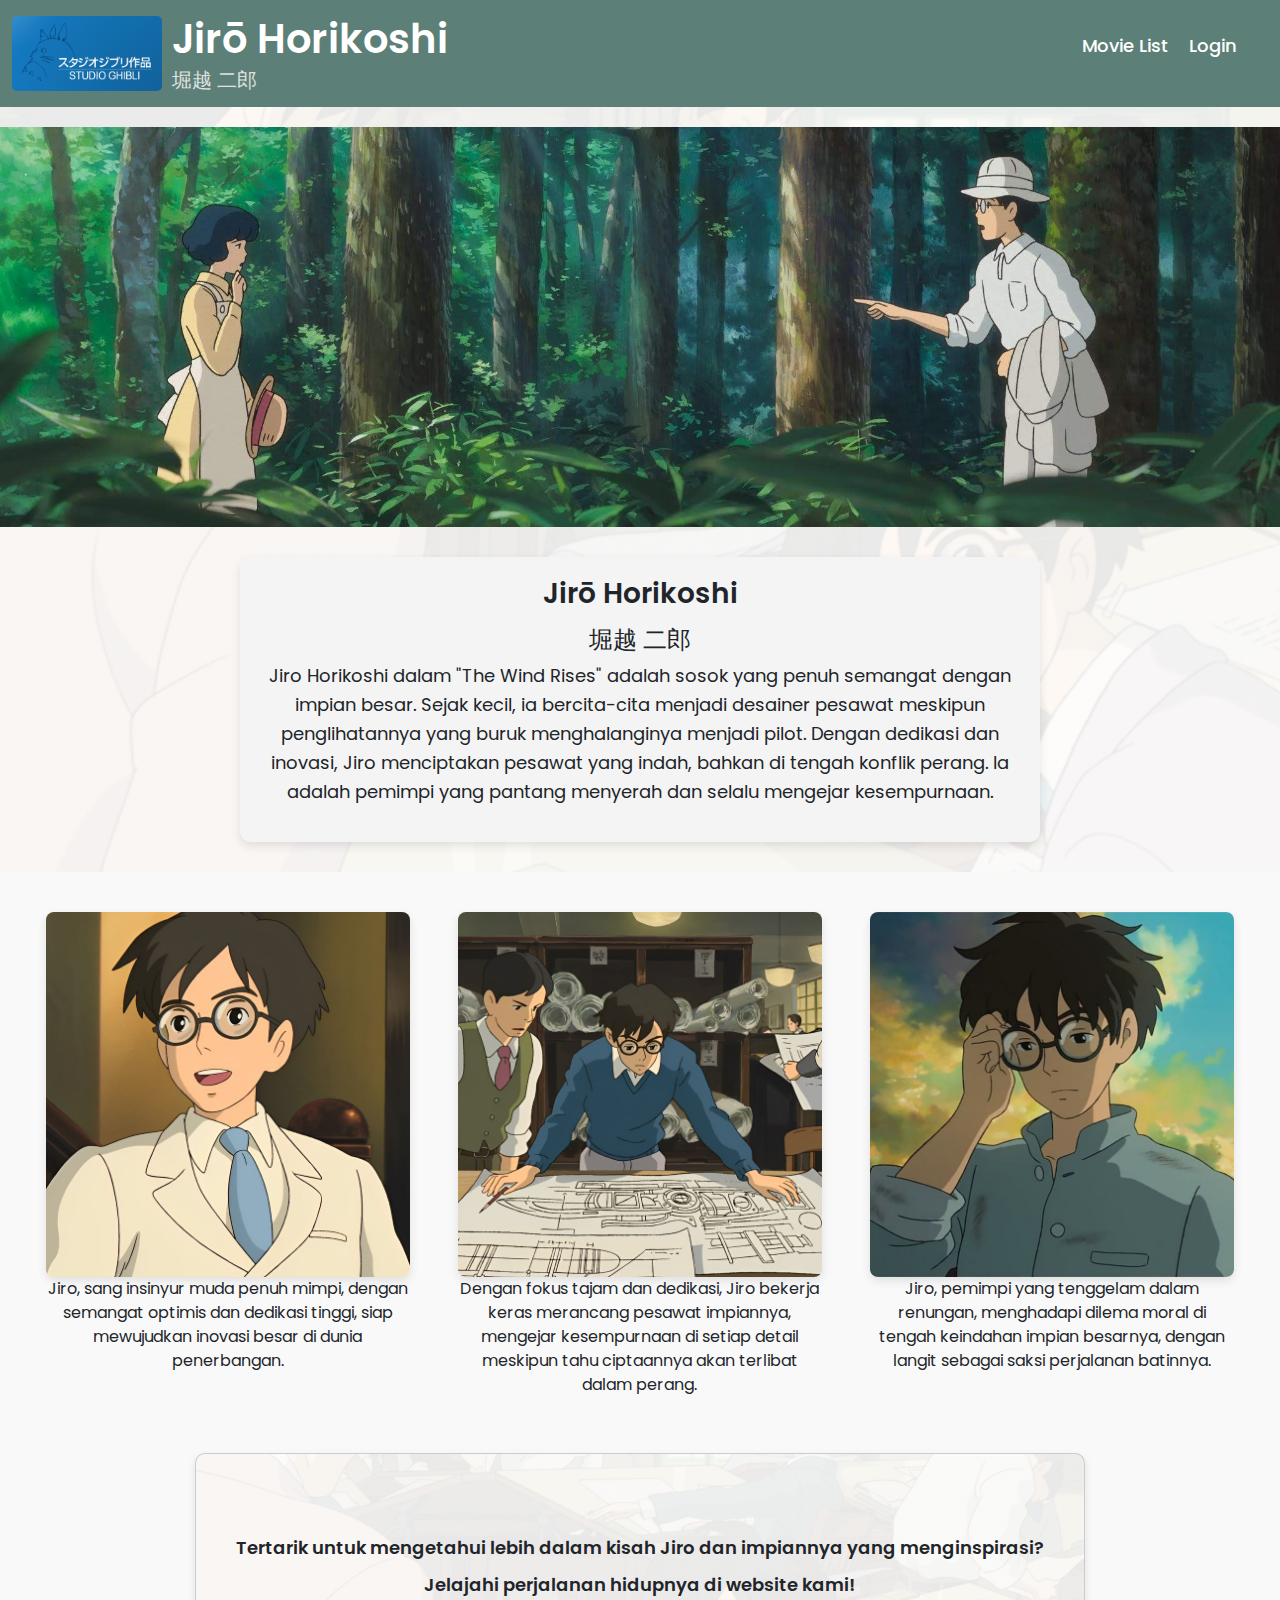
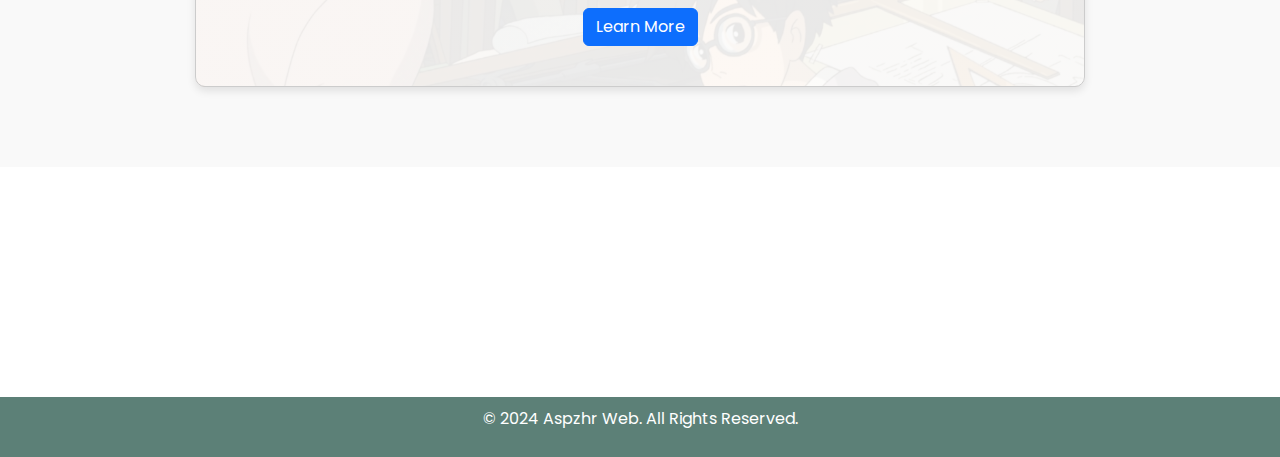
<file: index.html>
<!DOCTYPE html>
<html lang="en">
<head>
    <meta charset="UTF-8">
    <meta name="viewport" content="width=device-width, initial-scale=1.0">
    <!-- Menambahkan link Google Fonts untuk Poppins -->
    <link href="https://fonts.googleapis.com/css2?family=Poppins:wght@300;400;500;600;700&display=swap" rel="stylesheet">
    <link rel="stylesheet" href="https://cdnjs.cloudflare.com/ajax/libs/bootstrap/5.3.3/css/bootstrap.min.css" />
    <link rel="stylesheet" href="styles.css">
    <title>Jiro</title>
</head>
<body>
    <header>
        <div class="container-fluid">
            <!-- Ikon hamburger -->
            <div class="humburger" onclick="toggleMenu()">
                &#9776; <!-- Ikon hamburger (3 garis) -->
            </div>
            <div class="logo-title">
                <img src="img/logo ghibli.jpg" alt="Logo Jiro" class="logo"> 
                <div>
                    <h1>Jirō Horikoshi</h1>
                    <h2>堀越 二郎</h2>
                </div>
            </div>
            <nav>
                <ul id="nav-list">
                    <li><a href="./table.html">Movie List</a></li>
                    <li><a href="./login.html">Login</a></li>
                </ul>
            </nav>            
        </div>
    </header>

    <!-- Gambar Cover Statis -->
    <div class="cover-image">
        <img src="img/img1 lsc.jpg" alt="Castle in the Sky">
    </div>

    <main>
        <!-- About the Film Section -->
        <section class="about-film">
            <h3>Jirō Horikoshi</h3>
            <h4>堀越 二郎</h4>
            <p>Jiro Horikoshi dalam "The Wind Rises" adalah sosok yang penuh semangat dengan impian besar. Sejak kecil, ia bercita-cita menjadi desainer pesawat meskipun penglihatannya yang buruk menghalanginya menjadi pilot. Dengan dedikasi dan inovasi, Jiro menciptakan pesawat yang indah, bahkan di tengah konflik perang. Ia adalah pemimpi yang pantang menyerah dan selalu mengejar kesempurnaan.</p>
        </section>

        <!-- Tambahan 3 gambar dengan bacaan -->
        <section class="extra-info">
            <div class="image-container">
                <div class="image-box">
                    <img src="img/img6.jpeg" alt="Info 1">
                    <p>Jiro, sang insinyur muda penuh mimpi, dengan semangat optimis dan dedikasi tinggi, siap mewujudkan inovasi besar di dunia penerbangan.</p>
                </div>
                <div class="image-box">
                    <img src="img/img7.jpeg" alt="Info 2">
                    <p>Dengan fokus tajam dan dedikasi, Jiro bekerja keras merancang pesawat impiannya, mengejar kesempurnaan di setiap detail meskipun tahu ciptaannya akan terlibat dalam perang.</p>
                </div>
                <div class="image-box">
                    <img src="img/img8.jpeg" alt="Info 3">
                    <p>Jiro, pemimpi yang tenggelam dalam renungan, menghadapi dilema moral di tengah keindahan impian besarnya, dengan langit sebagai saksi perjalanan batinnya.</p>
                </div>
            </div>
            <!-- Box for Ayok Login -->
            <div class="login-container">
                <div class="call-to-action">
                    <p>Tertarik untuk mengetahui lebih dalam kisah Jiro dan impiannya yang menginspirasi?</p>
                    <p>Jelajahi perjalanan hidupnya di website kami!</p>
                    <a href="login.html" class="btn btn-primary">Learn More</a>
                </div>
            </div>
        </section>
    </main>
    
    <footer>
        <p>&copy; 2024 Aspzhr Web. All Rights Reserved.</p>
    </footer>

    <script>
        // JavaScript untuk toggle menu
        function toggleMenu() {
            var navList = document.getElementById("nav-list");
            navList.classList.toggle("active");
        }
    </script>
    
</body>
</html>
</file>
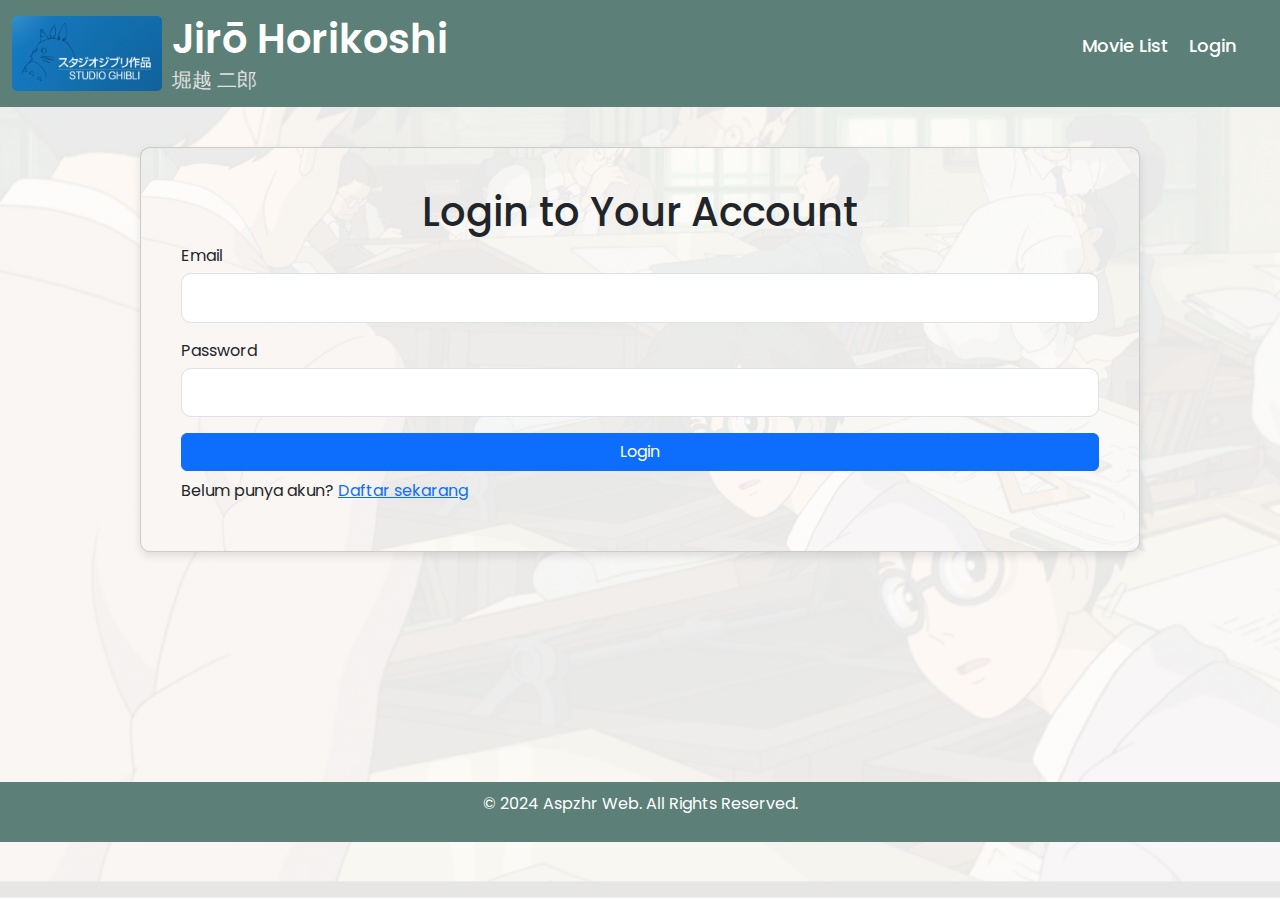
<file: login.html>
<!DOCTYPE html>
<html lang="en">
<head>
    <meta charset="UTF-8">
    <meta name="viewport" content="width=device-width, initial-scale=1.0">
    <link href="https://fonts.googleapis.com/css2?family=Poppins:wght@300;400;500;600;700&display=swap" rel="stylesheet">
    <link rel="stylesheet" href="https://cdnjs.cloudflare.com/ajax/libs/bootstrap/5.3.3/css/bootstrap.min.css" />
    <link rel="stylesheet" href="styles.css">
    <title>Login</title>
</head>
<body>
    <header>
        <div class="container-fluid">
            <!-- Ikon hamburger -->
            <div class="humburger" onclick="toggleMenu()">
                &#9776; <!-- Ikon hamburger (3 garis) -->
            </div>
            <div class="logo-title">
                <img src="img/logo ghibli.jpg" alt="Logo Jiro" class="logo"> 
                <div>
                    <h1>Jirō Horikoshi</h1>
                    <h2>堀越 二郎</h2>
                </div>
            </div>
            <nav>
                <ul id="nav-list">
                    <li><a href="./table.html">Movie List</a></li>
                    <li><a href="./login.html">Login</a></li>
                </ul>
            </nav>            
        </div>
    </header>

    <div class="login-container login-page">
        <div class="form-frame">
            <h1 class="text-center">Login to Your Account</h1>
            <form class="vstack gap-3" action="." method="get">
                <div>
                    <label for="email">Email</label>
                    <input class="form-control" type="email" id="email" name="email" required>
                </div>

                <div>
                    <label for="password">Password</label> <br>
                    <input class="form-control" type="password" id="password" name="password" required>
                </div>

                <button type="submit" class="btn btn-primary">Login</button>
            </form>
            <p class="my-2">Belum punya akun? <a href="register.html">Daftar sekarang</a></p>
        </div>
    </div>

    <footer>
        <p>&copy; 2024 Aspzhr Web. All Rights Reserved.</p>
    </footer>
    
</body>
</html>
</file>
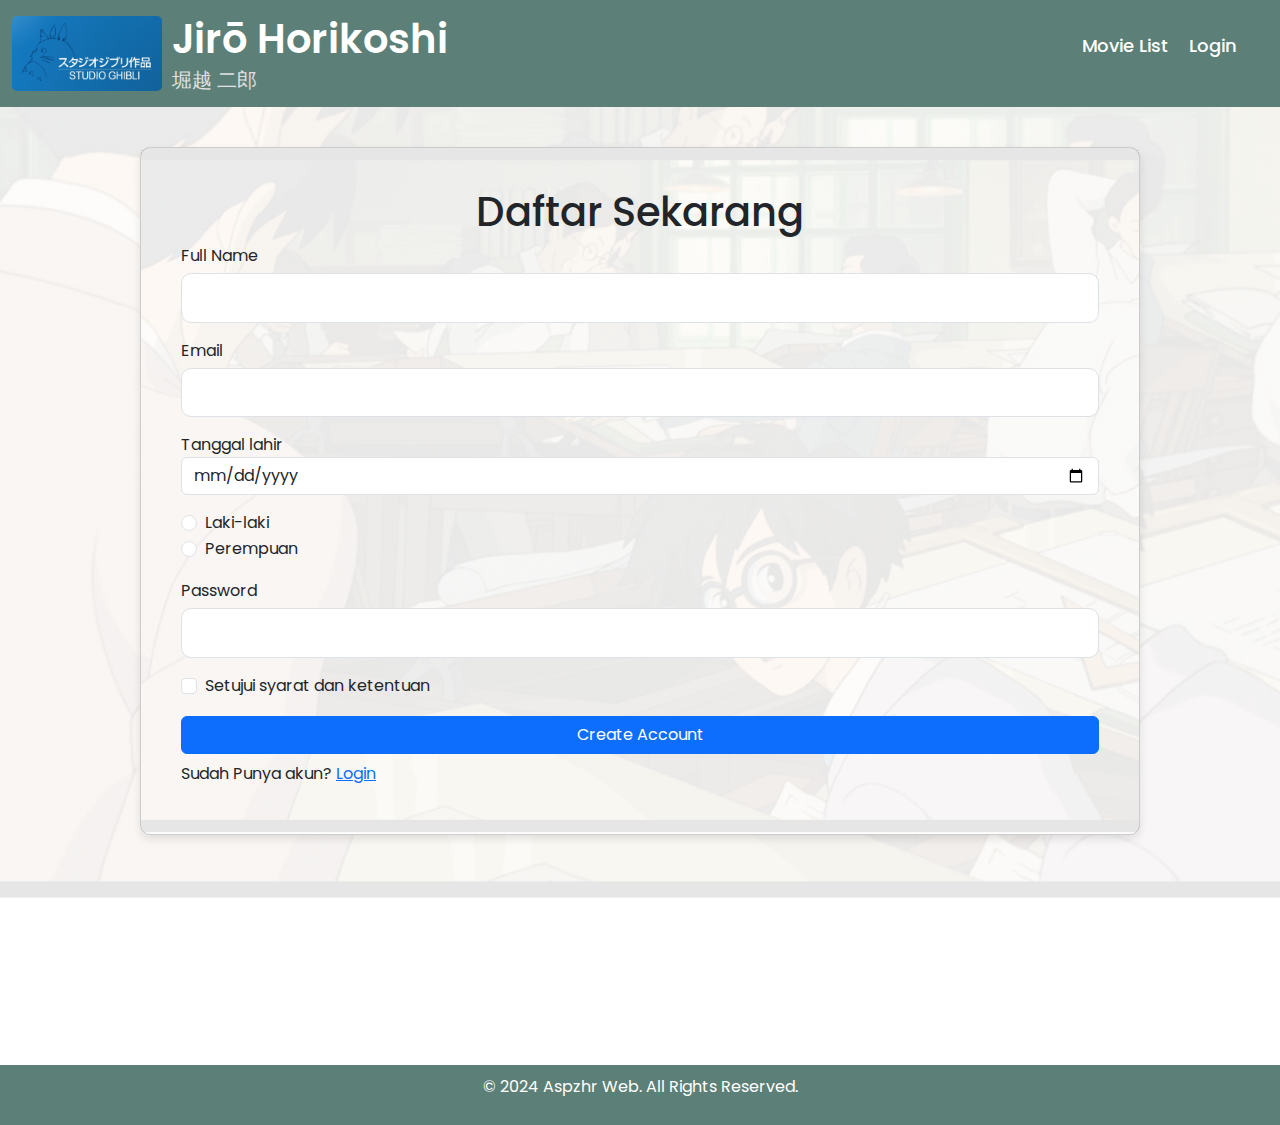
<file: register.html>
<!DOCTYPE html>
<html lang="en">
<head>
    <meta charset="UTF-8">
    <meta name="viewport" content="width=device-width, initial-scale=1.0">
    <link href="https://fonts.googleapis.com/css2?family=Poppins:wght@300;400;500;600;700&display=swap" rel="stylesheet">
    <link rel="stylesheet" href="https://cdnjs.cloudflare.com/ajax/libs/bootstrap/5.3.3/css/bootstrap.min.css" />
    <link rel="stylesheet" href="styles.css">
    <title>Register</title>
</head>
<body>
    <header>
        <div class="container-fluid">
            <!-- Ikon hamburger -->
            <div class="humburger" onclick="toggleMenu()">
                &#9776; <!-- Ikon hamburger (3 garis) -->
            </div>
            <div class="logo-title">
                <img src="img/logo ghibli.jpg" alt="Logo Jiro" class="logo"> 
                <div>
                    <h1>Jirō Horikoshi</h1>
                    <h2>堀越 二郎</h2>
                </div>
            </div>
            <nav>
                <ul id="nav-list">
                    <li><a href="./table.html">Movie List</a></li>
                    <li><a href="./login.html">Login</a></li>
                </ul>
            </nav>            
        </div>
    </header>

    <div class="login-container register-page">
        <div class="form-frame">
            <h1 class="text-center">Daftar Sekarang</h1>
            <form class="vstack gap-3" method="get">
                <div>
                    <label for="fullname">Full Name</label>
                    <input class="form-control" type="text" id="fullname" name="fullname" required>
                </div>
                <div>
                    <label for="email">Email</label>
                    <input class="form-control" type="email" id="email" name="email" required>
                </div>
                <div>
                    <label for="date">Tanggal lahir</label>
                    <input class="form-control" type="date" id="birth" name="birth" required>
                </div>
                <div>
                    <div class="form-check">
                        <input class="form-check-input" name="gender" type="radio" value="male" id="male">
                        <label class="form-check-label" for="male">
                            Laki-laki
                        </label>
                    </div>
                    <div class="form-check">
                        <input class="form-check-input" name="gender" type="radio" value="female" id="female">
                        <label class="form-check-label" for="female">
                            Perempuan
                        </label>
                    </div>
                </div>
                <div>
                    <label for="password">Password</label> <br>
                    <input class="form-control" type="password" id="password" name="password" required>
                </div>
                <div class="form-check form-check-lg">
                    <input class="form-check-input" name="confirm" type="checkbox" value="female" id="female">
                    <label class="form-check-label" for="female">
                        Setujui syarat dan ketentuan
                    </label>
                </div>
                <button type="submit" class="btn btn-primary">Create Account</button>
            </form>
            <p class="my-2">Sudah Punya akun? <a href="./login.html">Login</a></p>
        </div>
    </div>

    <footer>
        <p>&copy; 2024 Aspzhr Web. All Rights Reserved.</p>
    </footer>
    
</body>
</html>
</file>
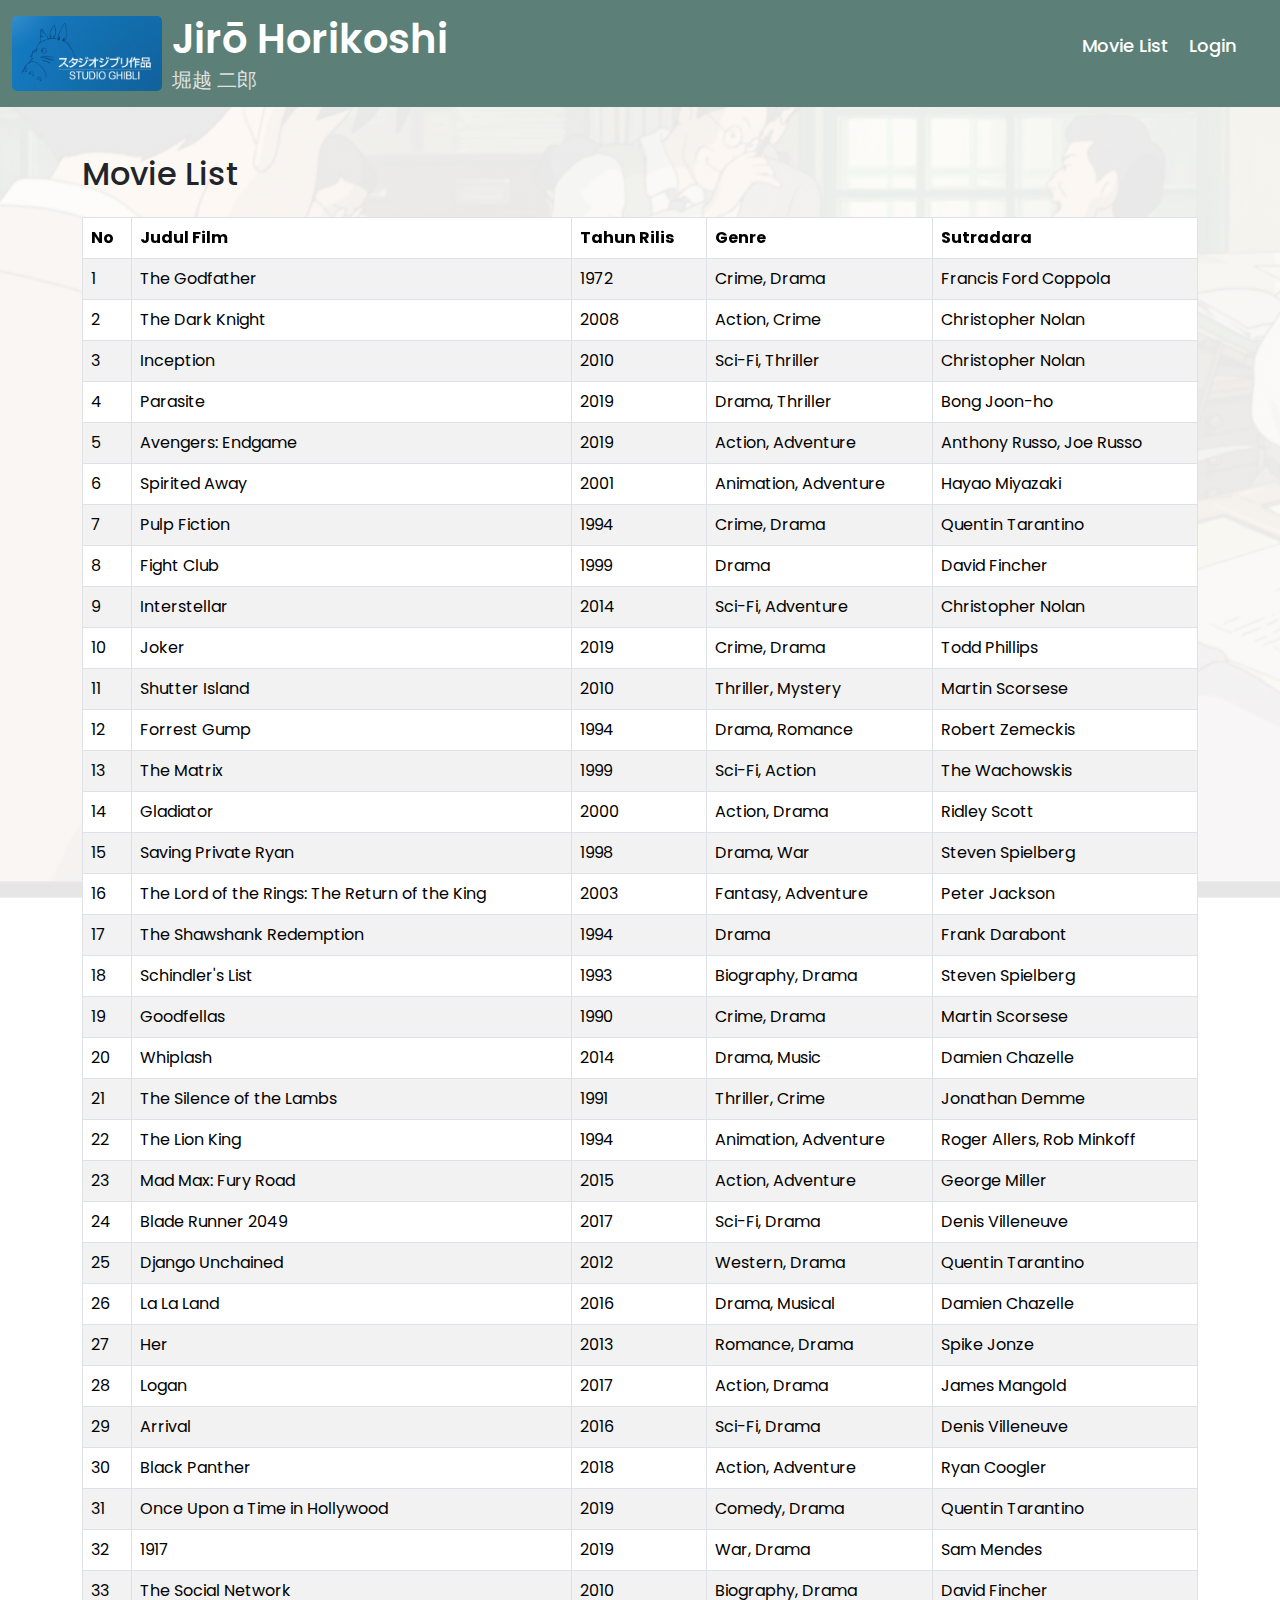
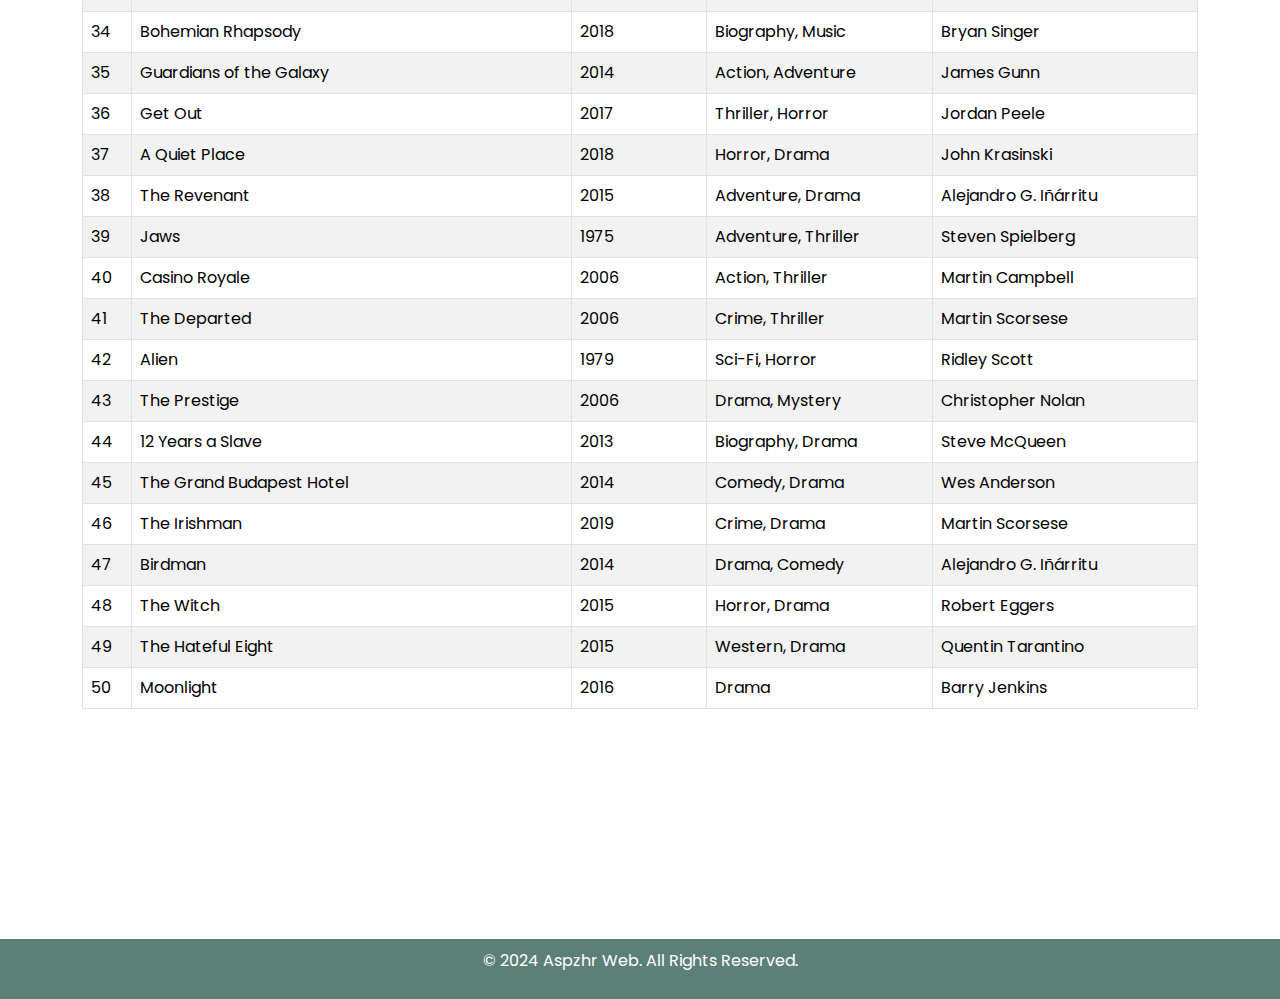
<file: table.html>
<!DOCTYPE html>
<html lang="en">
  <head>
    <meta charset="UTF-8" />
    <meta name="viewport" content="width=device-width, initial-scale=1.0" />
    <link
      href="https://fonts.googleapis.com/css2?family=Poppins:wght@300;400;500;600;700&display=swap"
      rel="stylesheet"
    />
    <link
      rel="stylesheet"
      href="https://cdnjs.cloudflare.com/ajax/libs/bootstrap/5.3.3/css/bootstrap.min.css"
    />
    <link rel="stylesheet" href="styles.css" />
    <title>Film List</title>
  </head>
  <body>
    <header>
      <div class="container-fluid">
        <!-- Ikon hamburger -->
        <div class="humburger" onclick="toggleMenu()">
          &#9776;
          <!-- Ikon hamburger (3 garis) -->
        </div>
        <div class="logo-title">
          <img src="img/logo ghibli.jpg" alt="Logo Jiro" class="logo" />
          <div>
            <h1>Jirō Horikoshi</h1>
            <h2>堀越 二郎</h2>
          </div>
        </div>
        <nav>
          <ul id="nav-list">
            <li><a href="./table.html">Movie List</a></li>
            <li><a href="./login.html">Login</a></li>
          </ul>
        </nav>
      </div>
    </header>

    <main class="container mt-5">
      <h2 class="mb-4">Movie List</h2>
      <table class="table table-bordered table-striped table-hover">
        <thead>
          <tr>
            <th>No</th>
            <th>Judul Film</th>
            <th>Tahun Rilis</th>
            <th>Genre</th>
            <th>Sutradara</th>
          </tr>
        </thead>
        <tbody>
          <tr>
            <td>1</td>
            <td>The Godfather</td>
            <td>1972</td>
            <td>Crime, Drama</td>
            <td>Francis Ford Coppola</td>
          </tr>
          <tr>
            <td>2</td>
            <td>The Dark Knight</td>
            <td>2008</td>
            <td>Action, Crime</td>
            <td>Christopher Nolan</td>
          </tr>
          <tr>
            <td>3</td>
            <td>Inception</td>
            <td>2010</td>
            <td>Sci-Fi, Thriller</td>
            <td>Christopher Nolan</td>
          </tr>
          <tr>
            <td>4</td>
            <td>Parasite</td>
            <td>2019</td>
            <td>Drama, Thriller</td>
            <td>Bong Joon-ho</td>
          </tr>
          <tr>
            <td>5</td>
            <td>Avengers: Endgame</td>
            <td>2019</td>
            <td>Action, Adventure</td>
            <td>Anthony Russo, Joe Russo</td>
          </tr>
          <tr>
            <td>6</td>
            <td>Spirited Away</td>
            <td>2001</td>
            <td>Animation, Adventure</td>
            <td>Hayao Miyazaki</td>
          </tr>
          <tr>
            <td>7</td>
            <td>Pulp Fiction</td>
            <td>1994</td>
            <td>Crime, Drama</td>
            <td>Quentin Tarantino</td>
          </tr>
          <tr>
            <td>8</td>
            <td>Fight Club</td>
            <td>1999</td>
            <td>Drama</td>
            <td>David Fincher</td>
          </tr>
          <tr>
            <td>9</td>
            <td>Interstellar</td>
            <td>2014</td>
            <td>Sci-Fi, Adventure</td>
            <td>Christopher Nolan</td>
          </tr>
          <tr>
            <td>10</td>
            <td>Joker</td>
            <td>2019</td>
            <td>Crime, Drama</td>
            <td>Todd Phillips</td>
          </tr>
          <tr>
            <td>11</td>
            <td>Shutter Island</td>
            <td>2010</td>
            <td>Thriller, Mystery</td>
            <td>Martin Scorsese</td>
          </tr>
          <tr>
            <td>12</td>
            <td>Forrest Gump</td>
            <td>1994</td>
            <td>Drama, Romance</td>
            <td>Robert Zemeckis</td>
          </tr>
          <tr>
            <td>13</td>
            <td>The Matrix</td>
            <td>1999</td>
            <td>Sci-Fi, Action</td>
            <td>The Wachowskis</td>
          </tr>
          <tr>
            <td>14</td>
            <td>Gladiator</td>
            <td>2000</td>
            <td>Action, Drama</td>
            <td>Ridley Scott</td>
          </tr>
          <tr>
            <td>15</td>
            <td>Saving Private Ryan</td>
            <td>1998</td>
            <td>Drama, War</td>
            <td>Steven Spielberg</td>
          </tr>
          <tr>
            <td>16</td>
            <td>The Lord of the Rings: The Return of the King</td>
            <td>2003</td>
            <td>Fantasy, Adventure</td>
            <td>Peter Jackson</td>
          </tr>
          <tr>
            <td>17</td>
            <td>The Shawshank Redemption</td>
            <td>1994</td>
            <td>Drama</td>
            <td>Frank Darabont</td>
          </tr>
          <tr>
            <td>18</td>
            <td>Schindler's List</td>
            <td>1993</td>
            <td>Biography, Drama</td>
            <td>Steven Spielberg</td>
          </tr>
          <tr>
            <td>19</td>
            <td>Goodfellas</td>
            <td>1990</td>
            <td>Crime, Drama</td>
            <td>Martin Scorsese</td>
          </tr>
          <tr>
            <td>20</td>
            <td>Whiplash</td>
            <td>2014</td>
            <td>Drama, Music</td>
            <td>Damien Chazelle</td>
          </tr>
          <tr>
            <td>21</td>
            <td>The Silence of the Lambs</td>
            <td>1991</td>
            <td>Thriller, Crime</td>
            <td>Jonathan Demme</td>
          </tr>
          <tr>
            <td>22</td>
            <td>The Lion King</td>
            <td>1994</td>
            <td>Animation, Adventure</td>
            <td>Roger Allers, Rob Minkoff</td>
          </tr>
          <tr>
            <td>23</td>
            <td>Mad Max: Fury Road</td>
            <td>2015</td>
            <td>Action, Adventure</td>
            <td>George Miller</td>
          </tr>
          <tr>
            <td>24</td>
            <td>Blade Runner 2049</td>
            <td>2017</td>
            <td>Sci-Fi, Drama</td>
            <td>Denis Villeneuve</td>
          </tr>
          <tr>
            <td>25</td>
            <td>Django Unchained</td>
            <td>2012</td>
            <td>Western, Drama</td>
            <td>Quentin Tarantino</td>
          </tr>
          <tr>
            <td>26</td>
            <td>La La Land</td>
            <td>2016</td>
            <td>Drama, Musical</td>
            <td>Damien Chazelle</td>
          </tr>
          <tr>
            <td>27</td>
            <td>Her</td>
            <td>2013</td>
            <td>Romance, Drama</td>
            <td>Spike Jonze</td>
          </tr>
          <tr>
            <td>28</td>
            <td>Logan</td>
            <td>2017</td>
            <td>Action, Drama</td>
            <td>James Mangold</td>
          </tr>
          <tr>
            <td>29</td>
            <td>Arrival</td>
            <td>2016</td>
            <td>Sci-Fi, Drama</td>
            <td>Denis Villeneuve</td>
          </tr>
          <tr>
            <td>30</td>
            <td>Black Panther</td>
            <td>2018</td>
            <td>Action, Adventure</td>
            <td>Ryan Coogler</td>
          </tr>
          <tr>
            <td>31</td>
            <td>Once Upon a Time in Hollywood</td>
            <td>2019</td>
            <td>Comedy, Drama</td>
            <td>Quentin Tarantino</td>
          </tr>
          <tr>
            <td>32</td>
            <td>1917</td>
            <td>2019</td>
            <td>War, Drama</td>
            <td>Sam Mendes</td>
          </tr>
          <tr>
            <td>33</td>
            <td>The Social Network</td>
            <td>2010</td>
            <td>Biography, Drama</td>
            <td>David Fincher</td>
          </tr>
          <tr>
            <td>34</td>
            <td>Bohemian Rhapsody</td>
            <td>2018</td>
            <td>Biography, Music</td>
            <td>Bryan Singer</td>
          </tr>
          <tr>
            <td>35</td>
            <td>Guardians of the Galaxy</td>
            <td>2014</td>
            <td>Action, Adventure</td>
            <td>James Gunn</td>
          </tr>
          <tr>
            <td>36</td>
            <td>Get Out</td>
            <td>2017</td>
            <td>Thriller, Horror</td>
            <td>Jordan Peele</td>
          </tr>
          <tr>
            <td>37</td>
            <td>A Quiet Place</td>
            <td>2018</td>
            <td>Horror, Drama</td>
            <td>John Krasinski</td>
          </tr>
          <tr>
            <td>38</td>
            <td>The Revenant</td>
            <td>2015</td>
            <td>Adventure, Drama</td>
            <td>Alejandro G. Iñárritu</td>
          </tr>
          <tr>
            <td>39</td>
            <td>Jaws</td>
            <td>1975</td>
            <td>Adventure, Thriller</td>
            <td>Steven Spielberg</td>
          </tr>
          <tr>
            <td>40</td>
            <td>Casino Royale</td>
            <td>2006</td>
            <td>Action, Thriller</td>
            <td>Martin Campbell</td>
          </tr>
          <tr>
            <td>41</td>
            <td>The Departed</td>
            <td>2006</td>
            <td>Crime, Thriller</td>
            <td>Martin Scorsese</td>
          </tr>
          <tr>
            <td>42</td>
            <td>Alien</td>
            <td>1979</td>
            <td>Sci-Fi, Horror</td>
            <td>Ridley Scott</td>
          </tr>
          <tr>
            <td>43</td>
            <td>The Prestige</td>
            <td>2006</td>
            <td>Drama, Mystery</td>
            <td>Christopher Nolan</td>
          </tr>
          <tr>
            <td>44</td>
            <td>12 Years a Slave</td>
            <td>2013</td>
            <td>Biography, Drama</td>
            <td>Steve McQueen</td>
          </tr>
          <tr>
            <td>45</td>
            <td>The Grand Budapest Hotel</td>
            <td>2014</td>
            <td>Comedy, Drama</td>
            <td>Wes Anderson</td>
          </tr>
          <tr>
            <td>46</td>
            <td>The Irishman</td>
            <td>2019</td>
            <td>Crime, Drama</td>
            <td>Martin Scorsese</td>
          </tr>
          <tr>
            <td>47</td>
            <td>Birdman</td>
            <td>2014</td>
            <td>Drama, Comedy</td>
            <td>Alejandro G. Iñárritu</td>
          </tr>
          <tr>
            <td>48</td>
            <td>The Witch</td>
            <td>2015</td>
            <td>Horror, Drama</td>
            <td>Robert Eggers</td>
          </tr>
          <tr>
            <td>49</td>
            <td>The Hateful Eight</td>
            <td>2015</td>
            <td>Western, Drama</td>
            <td>Quentin Tarantino</td>
          </tr>
          <tr>
            <td>50</td>
            <td>Moonlight</td>
            <td>2016</td>
            <td>Drama</td>
            <td>Barry Jenkins</td>
          </tr>
        </tbody>
      </table>
    </main>

    <footer>
      <p>&copy; 2024 Aspzhr Web. All Rights Reserved.</p>
    </footer>

    <script>
      // JavaScript untuk toggle menu
      function toggleMenu() {
        var navList = document.getElementById("nav-list");
        navList.classList.toggle("active");
      }
    </script>
  </body>
</html>
</file>
<file: styles.css>
body {
    font-family: 'Poppins', sans-serif;
    margin: 0;
    padding: 0;
    background: linear-gradient(
        rgba(255, 255, 255, 0.9),
        rgba(255, 255, 255, 0.9)
    ), url('img/img2\ lsc.png'); /* Gambar latar belakang */
    background-size: cover;
    background-repeat: no-repeat;
    background-attachment: fixed;
}

header {
    background-color: #5c8077;
    color: white;
    padding: 15px 0;
    position: relative;
    z-index: 10;
}

.logo-title {
    display: flex;
    align-items: center;
    gap:10px;
}

.logo {
    width: 150px;
    height: auto;
    border-radius: 5px;
    align-items: flex-start;
}

.title-text {
    display: flex;
    flex-direction: column;
    align-items: flex-start;
}

.humburger {
    display: none;
    font-size: 32px;
    cursor: pointer;
    color: white;
    background-color: transparent;
    border: none;
    padding: 10px;
    z-index: 20;
    position: absolute;
    top: 15px;
    right: 20px;
}

.humburger:hover {
    color: #e0e0e0;
}

.about-film, .extra-info{
    background-color: rgba(244, 244, 244, 0.9);
}

.login-box {
    background-color:rgba(255, 87, 51, 0.9);
}

.login-button {
    font-size: 25px;
    padding: 5px 10px;
    border-radius: 10px;
    background-color: #4b6a61;
    color: #ccc;
    margin-top: 10px;
}

.create-button {
    font-size: 25px;
    padding: 5px 10px;
    border-radius: 10px;
    background-color: #4b6a61;
    color: #ccc;
    margin-top: 10px;
}

#fullname, #email, #password {
    font-size: 25px;
    padding: 5px 5px;
    margin-top: 5px;
    border-radius: 10px;
}

header .container-fluid {
    display: flex;
    justify-content: space-between;
    align-items: center;
    width: 100%;
}

header h1 {
    margin: 0;
    font-weight: 600;
}

header h2 {
    margin: 0;
    font-weight: 400;
    font-size: 20px;
    color: #e0e0e0;
    margin-top: 5px;
}

nav {
    margin: 0 2rem;
}
nav ul {
    list-style: none;
    display: flex;
    gap: 20px;
}

nav ul li a {
    color: white;
    text-decoration: none;
    font-size: 18px;
    font-weight: 500;
}

/* Cover Image */
.cover-image {
    width: 100%;
    max-width: auto; /* Ukuran lebar gambar diubah menjadi 1000px */
    margin: 20px auto;
    max-height: 400px; /* Meningkatkan tinggi maksimum gambar */
    overflow: hidden;
    display: flex;
    justify-content: center;
    align-items: center;
}

.cover-image img {
    width: 100%;
    height: auto;
    max-height: 400px;
    object-fit: cover;
    border-radius: 0px;
    box-shadow: 0 4px 8px rgba(0, 0, 0, 0.1);
}

/* About the Film Box */
.about-film {
    max-width: 800px;
    margin: 30px auto;
    padding: 20px;
    background-color: #f4f4f4;
    border-radius: 10px;
    box-shadow: 0 4px 10px rgba(0, 0, 0, 0.1);
    text-align: center;
}

.about-film h3 {
    font-size: 28px;
    margin-bottom: 15px;
    font-weight: 600;
}

.about-film p {
    font-size: 18px;
    line-height: 1.6;
    font-weight: 400;
}

/* Extra info section */
.extra-info {
    display: flex;
    flex-direction: column;
    align-items: center;
    padding: 40px 0;
    background-color: #f9f9f9;
}

.image-container {
    display: flex;
    justify-content: space-around;
    width: 95%;
    margin: auto;
    flex-wrap: wrap;
    gap: 20px;
}

.image-box {
    flex: 1;
    max-width: 30%;
    text-align: center;
}

.image-box img {
    width: 100%;
    border-radius: 8px;
    box-shadow: 0 4px 10px rgba(0, 0, 0, 0.1);
}

.login-container {
    max-width: 1000px; /* Atur lebar maksimum */
    margin: 40px auto; /* Jarak atas dan bawah serta pusatkan */
    padding: 40px; /* Padding di dalam box */
    background-color: #f4f4f4; /* Warna latar belakang box */
    background: linear-gradient(
        rgba(255, 255, 255, 0.9),
        rgba(255, 255, 255, 0.9)
    ), url('img/img2\ lsc.png'); /* Gambar latar belakang */
    background-size: cover;
    background-repeat: no-repeat;
    background-position: center;
    border: 1px solid #ccc; /* Border tipis */
    border-radius: 10px; /* Sudut melengkung */
    box-shadow: 0 4px 8px rgba(0, 0, 0, 0.1); /* Tambahkan bayangan */
    position: relative;
    overflow: hidden;
}


.call-to-action {
    margin-top: 40px;
    text-align: center;
}

.call-to-action p {
    margin: 10px 0; /* Jarak antar paragraf */
    font-size: 18px; /* Ukuran font */
    line-height: 1.5; /* Jarak antar baris */
    font-weight: 600;
}

/* Kotak "Ayok Login" */
.login-box {
    display: inline-block;
    padding: 15px 30px;
    background-color: #5c8077;
    color: white;
    font-size: 20px;
    font-weight: 600;
    text-decoration: none;
    border-radius: 8px;
    box-shadow: 0 4px 8px rgba(0, 0, 0, 0.2);
    transition: background-color 0.3s, transform 0.3s;
    margin-top: 30px;
}

.login-box:hover {
    background-color: #ff704d;
    transform: translateY(-2px);
}

table thead {
    position: sticky;
    top: 0;
}

footer {
    background-color: #5c8077;
    color: white;
    text-align: center;
    padding: 10px 0;
    font-weight: 400;
    margin-top: 230px;
}


@media (max-width: 992px) {
    .humburger {
        display: block; /* Tampilkan hamburger pada layar kecil */
    }

    .logo-title {
        flex: 1;
    }

    .login-page {
        margin-top: 100px;
    }
    

    nav ul {
        display: none; /* Sembunyikan menu default di layar kecil */
        position: absolute;
        top: 60px;
        left: 0;
        width: 100%;
        background-color: rgba(92, 128, 119, 0.95);
        flex-direction: column;
        text-align: center;
        gap: 10px;
        padding: 20px 0;
        z-index: 9;
        transition: all 0.3s ease;
    }

    nav ul.active {
        display: flex; /* Tampilkan menu saat tombol hamburger diklik */
    }

    nav ul li {
        width: 100%;
    }

    nav ul li a {
        font-size: 20px;
        padding: 15px 0;
        display: block;
        width: 100%;
        text-align: center;
        border-bottom: 1px solid #e0e0e0;
        color: white;
    }

    nav ul li a:hover {
        background-color: #4b6a61;
    }
}
</file>
